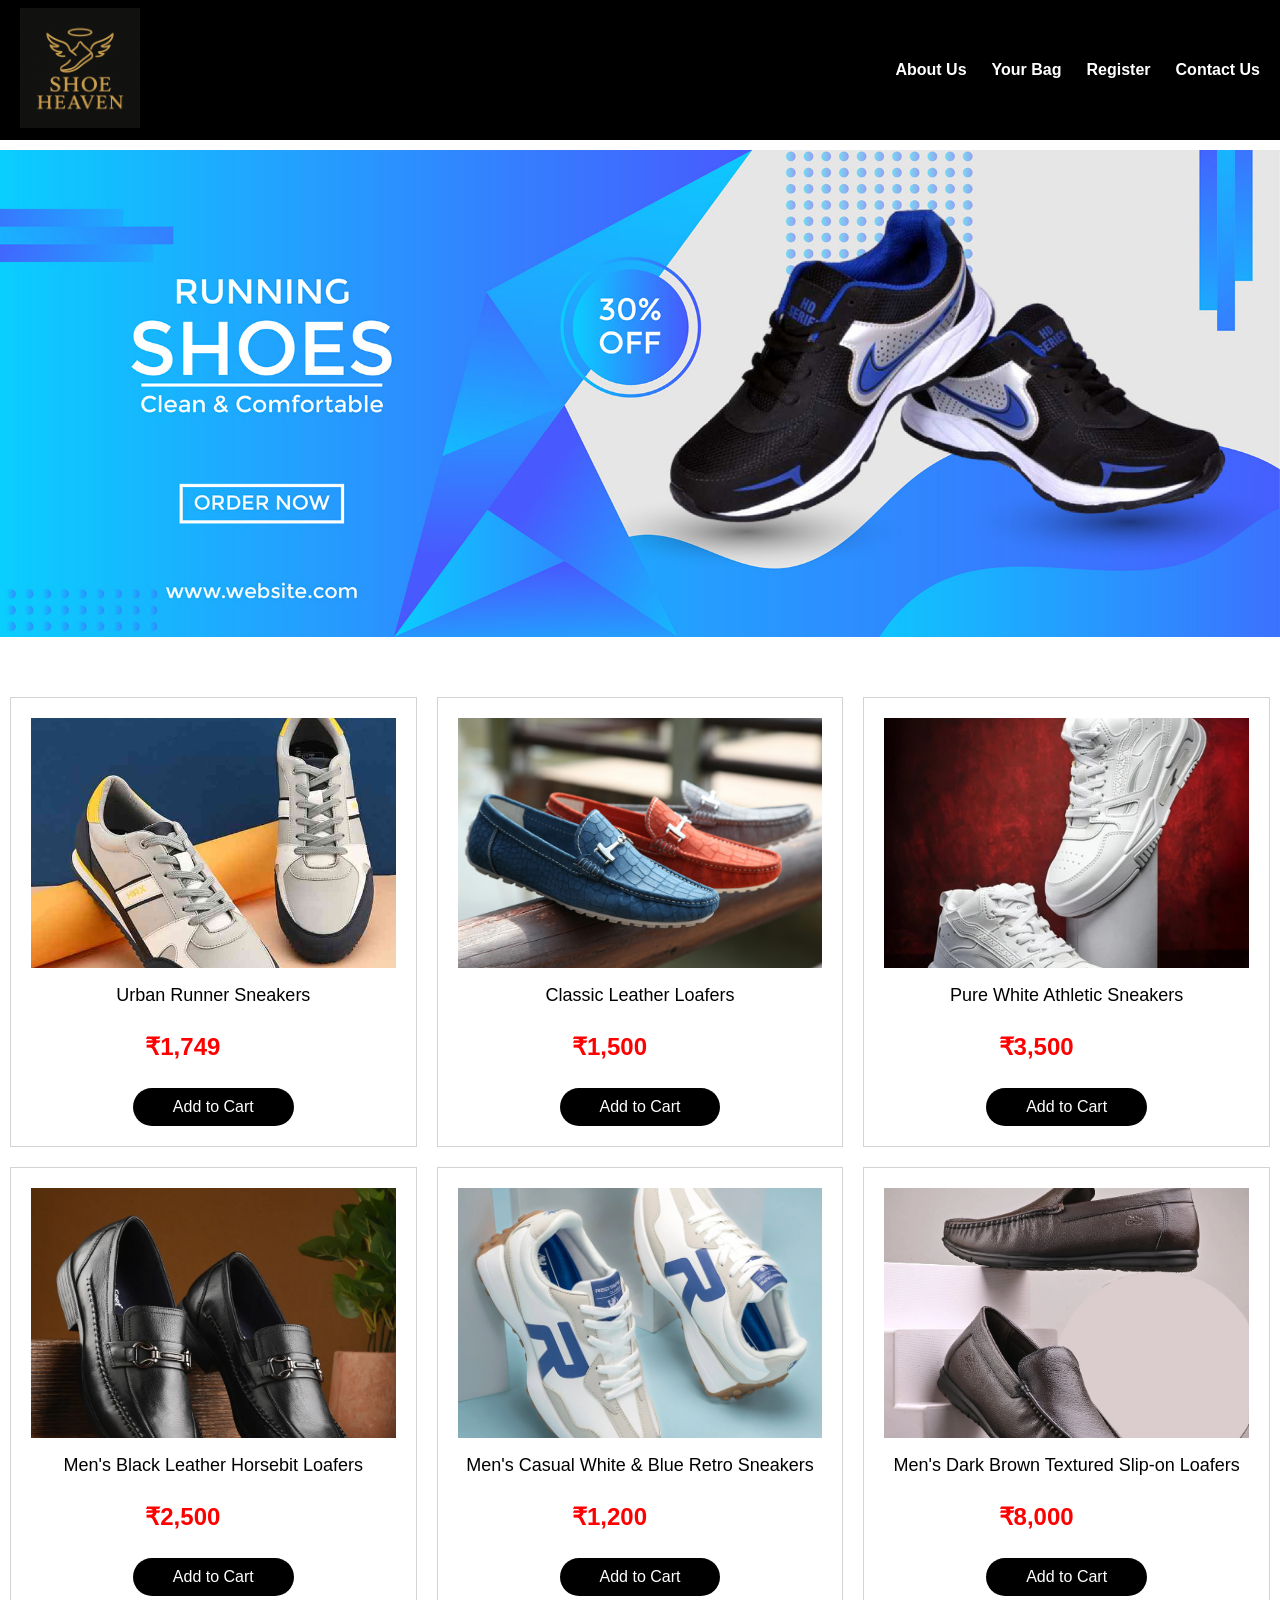
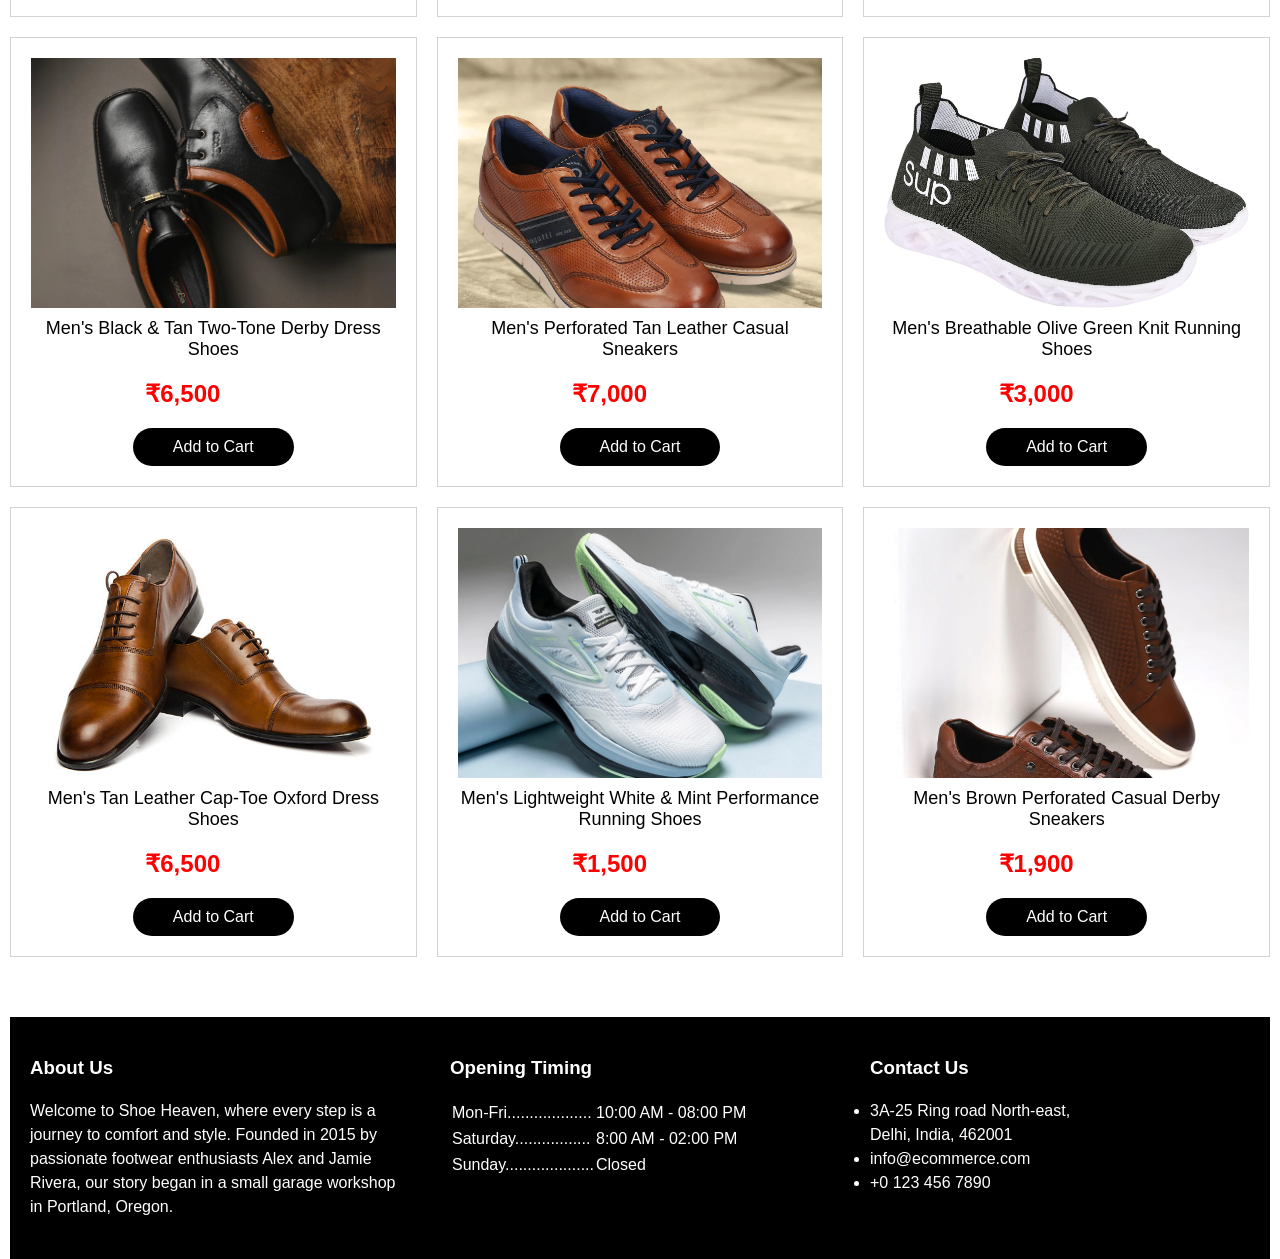
<file: index.html>
<!----------META HTML STARTS----->
<!DOCTYPE html>
<html>
<head>
<title>Shoe Heaven</title>
<meta name="viewport" content="width=device-width" />
<link rel="stylesheet" href="styles.css">
<style>
   .pro .add-to-cart {
    background: black;
    color: white;
    padding: 10px 40px;
    display: inline-block;
    border-radius: 50px;
    margin-top: 10px;
    border: none;
    cursor: pointer;
    font-size: 16px;
    text-align: center;
    text-decoration: none;
    transition: 0.3s;
}

.pro .add-to-cart:hover {
    background: red;
}
</style>
</head>
<body>
<!----------META HTML ENDS----->

<!----------HEADER HTML STARTS----->
<header>
  <div class="container">
    <div class="header">
      <div class="logo"><img src="shoeheaven.png" alt="Shoe Heaven Logo"/></div>
      <div class="menu">
        <a href="#menu" class="openicon">☰</a>
        <nav id="menu">
          <a href="#" class="closeicon">✕</a>
          <ul>
            <li><a href="about.html">About Us</a></li>
            <li><a href="cart.html">Your Bag</a></li>
            <li><a href="form.html">Register</a></li>
            <li><a href="contact.html">Contact Us</a></li>
          </ul>
        </nav>
      </div>
    </div>
  </div>
</header>

<!----------HEADER HTML ENDS----->


<!----------BANNER HTML STARTS----->

 <div class="banner">
  	<img src="banner.jpg" class="w-100">
 </div>

<!----------BANNER HTML ENDS----->

<!----------PRODUCT HTML STARTS----->

<div class="container">
  <div class="product">
    
    <div class="pro">
      <img src="s1.jpg" class="w-100">
      <p>Urban Runner Sneakers</p>
      <p><b>₹1,749</b> <strike>₹1,749</strike> </p>
      <button class="add-to-cart" data-name="Urban Runner Sneakers" data-price="1749">Add to Cart</button>
    </div>
    
    <div class="pro">
      <img src="s2.jpg" class="w-100">
      <p>Classic Leather Loafers</p>
      <p><b>₹1,500</b> <strike>₹1,500</strike> </p>
      <button class="add-to-cart" data-name="Classic Leather Loafers" data-price="1500">Add to Cart</button>
    </div>
    
    <div class="pro">
      <img src="s3.webp" class="w-100">
      <p>Pure White Athletic Sneakers</p>
      <p><b>₹3,500</b> <strike>₹3,500</strike> </p>
      <button class="add-to-cart" data-name="Pure White Athletic Sneakers" data-price="3500">Add to Cart</button>
    </div>
    
    <div class="pro">
      <img src="s4.webp" class="w-100">
      <p>Men's Black Leather Horsebit Loafers</p>
      <p><b>₹2,500</b> <strike>₹2,500</strike> </p>
      <button class="add-to-cart" data-name="Men's Black Leather Horsebit Loafers" data-price="2500">Add to Cart</button>
    </div>
    
    <div class="pro">
      <img src="s5.webp" class="w-100">
      <p>Men's Casual White & Blue Retro Sneakers</p>
      <p><b>₹1,200</b> <strike>₹1,200</strike> </p>
      <button class="add-to-cart" data-name="Men's Casual White & Blue Retro Sneakers" data-price="1200">Add to Cart</button>
    </div>
    
    <div class="pro">
      <img src="s6.webp" class="w-100">
      <p>Men's Dark Brown Textured Slip-on Loafers</p>
      <p><b>₹8,000</b> <strike>₹8,000</strike> </p>
      <button class="add-to-cart" data-name="Men's Dark Brown Textured Slip-on Loafers" data-price="8000">Add to Cart</button>
    </div>
    
    <div class="pro">
      <img src="s7.webp" class="w-100">
      <p>Men's Black & Tan Two-Tone Derby Dress Shoes</p>
      <p><b>₹6,500</b> <strike>₹6,500</strike> </p>
      <button class="add-to-cart" data-name="Men's Black & Tan Two-Tone Derby Dress Shoes" data-price="6500">Add to Cart</button>
    </div>
    
    <div class="pro">
      <img src="s8.webp" class="w-100">
      <p>Men's Perforated Tan Leather Casual Sneakers</p>
      <p><b>₹7,000</b> <strike>₹7,000</strike> </p>
      <button class="add-to-cart" data-name="Men's Perforated Tan Leather Casual Sneakers" data-price="7000">Add to Cart</button>
    </div>
    
    <div class="pro">
      <img src="s9.jpg" class="w-100">
      <p>Men's Breathable Olive Green Knit Running Shoes</p>
      <p><b>₹3,000</b> <strike>₹3,000</strike> </p>
      <button class="add-to-cart" data-name="Men's Breathable Olive Green Knit Running Shoes" data-price="3000">Add to Cart</button>
    </div>
    
    <div class="pro">
      <img src="s10.jpg" class="w-100">
      <p>Men's Tan Leather Cap-Toe Oxford Dress Shoes</p>
      <p><b>₹6,500</b> <strike>₹6,500</strike> </p>
      <button class="add-to-cart" data-name="Men's Tan Leather Cap-Toe Oxford Dress Shoes" data-price="6500">Add to Cart</button>
    </div>
    
    <div class="pro">
      <img src="s11.webp" class="w-100">
      <p>Men's Lightweight White & Mint Performance Running Shoes</p>
      <p><b>₹1,500</b> <strike>₹1,500</strike> </p>
      <button class="add-to-cart" data-name=">Men's Lightweight White & Mint Performance Running Shoes" data-price="1500">Add to Cart</button>
    </div>
    
    <div class="pro">
      <img src="s12.webp" class="w-100">
      <p>Men's Brown Perforated Casual Derby Sneakers</p>
      <p><b>₹1,900</b> <strike>₹1,900</strike> </p>
      <button class="add-to-cart" data-name="Men's Brown Perforated Casual Derby Sneakers" data-price="1900">Add to Cart</button>
    </div>
    
  </div>

<!----------PRODUCT HTML ENDS----->


<!----------FOOTER HTML STARTS----->

<footer>
  <div class="container">
    <div class="foot">
      <div class="column">
        <h3>About Us</h3>
        <p>Welcome to Shoe Heaven, where every step is a journey to comfort and style. Founded in 2015 by passionate footwear enthusiasts Alex and Jamie Rivera, our story began in a small garage workshop in Portland, Oregon. </p>
      </div>
      <div class="column">
        <h3>Opening Timing</h3>
        <table>
          <tr>
            <td>Mon-Fri...................</td>
            <td>10:00 AM - 08:00 PM</td>
          </tr>
          <tr>
            <td>Saturday.................</td>
            <td>8:00 AM - 02:00 PM</td>
          </tr>
          <tr>
            <td>Sunday....................</td>
            <td>Closed</td>
          </tr>
        </table>
      </div>
      <div class="column">
        <h3>Contact Us</h3>
        <ul class="contactus">
          <li>3A-25 Ring road North-east, <br>
            Delhi, India, 462001</li>
          <li>info@ecommerce.com</li>
          <li>+0 123 456 7890</li>
        </ul>
      </div>
    </div>
  </div>
</footer>

<!----------FOOTER HTML ENDS----->

<script>
let cart = JSON.parse(localStorage.getItem('cart')) || [];

document.querySelectorAll('.add-to-cart').forEach(btn => {
  btn.addEventListener('click', () => {
    let name = btn.getAttribute('data-name');
    let price = parseFloat(btn.getAttribute('data-price'));
    
    // Check if product already in cart
    let existing = cart.find(item => item.name === name);
    if (existing) {
      existing.qty += 1;
    } else {
      cart.push({name: name, price: price, qty: 1});
    }

    localStorage.setItem('cart', JSON.stringify(cart));
    alert(name + " added to cart!");
    window.location.href = "cart.html";
  });
});
</script>

</body>
</html>
</file>
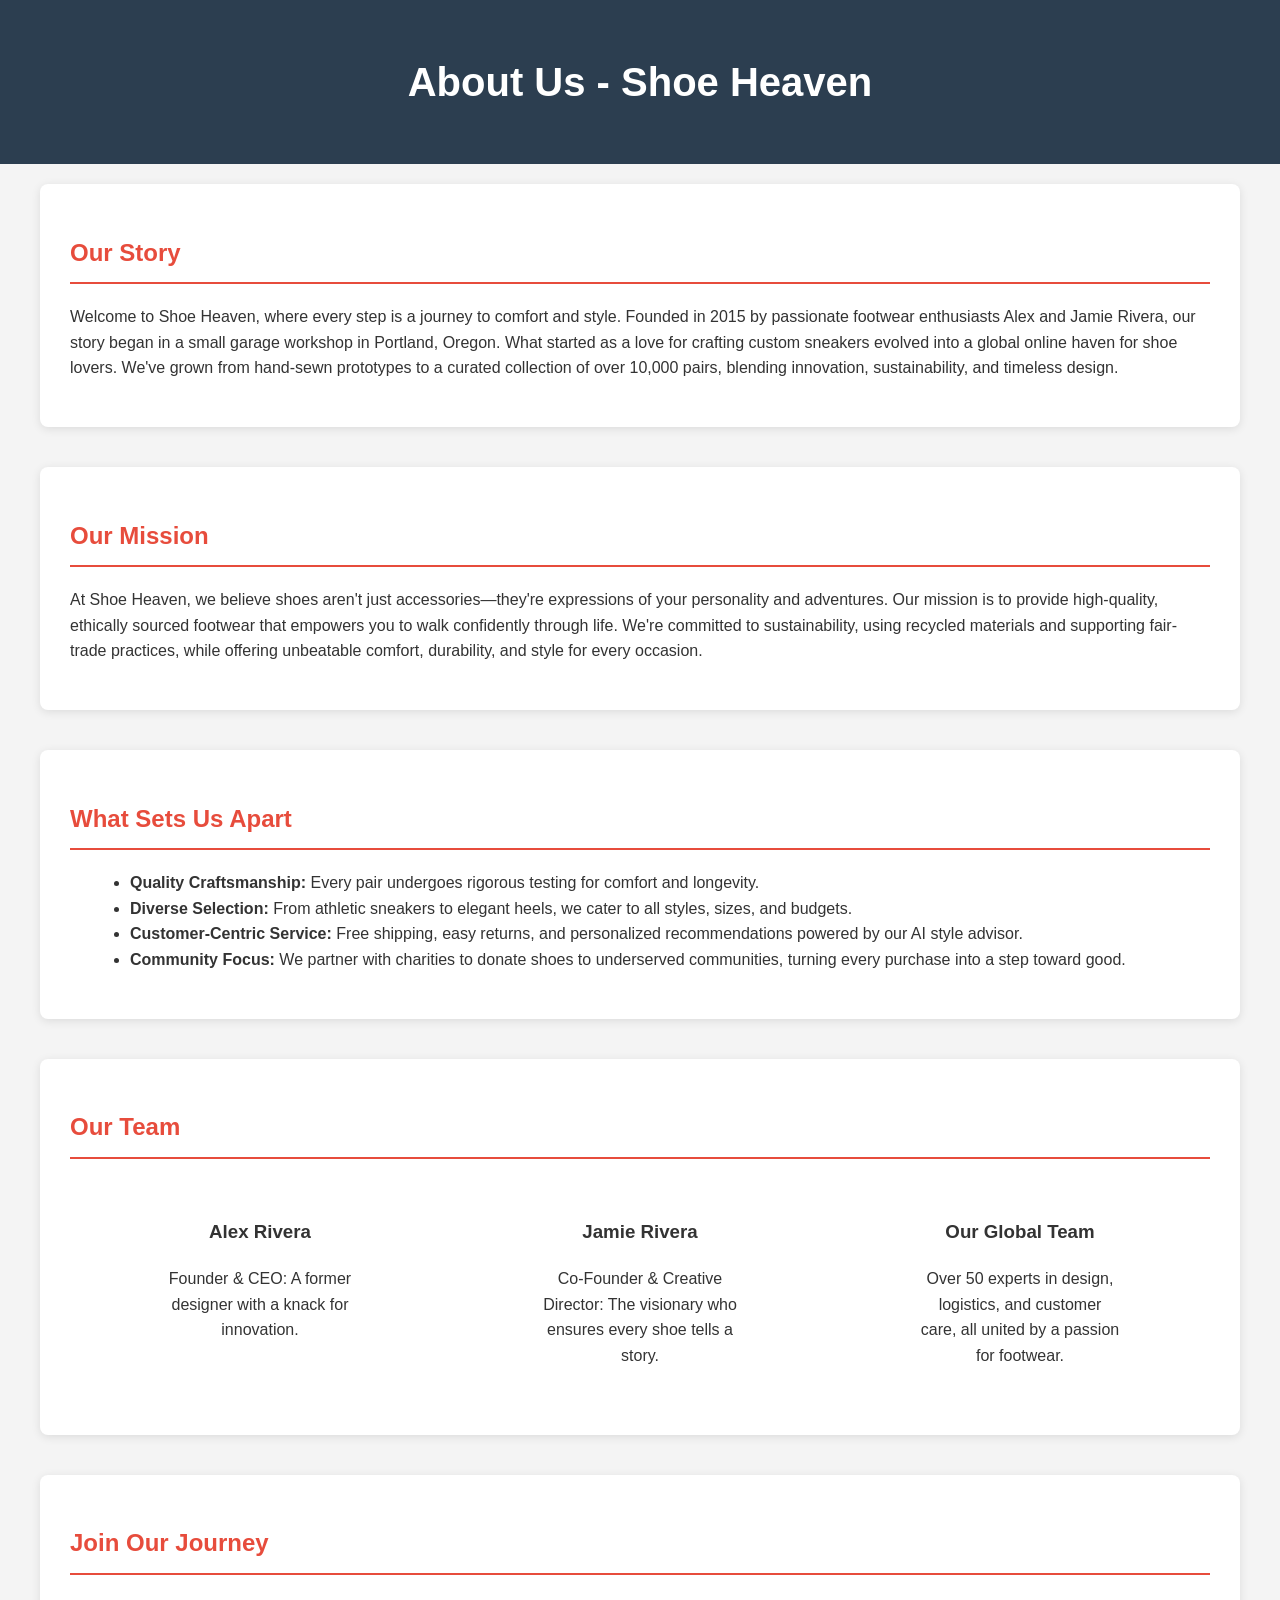
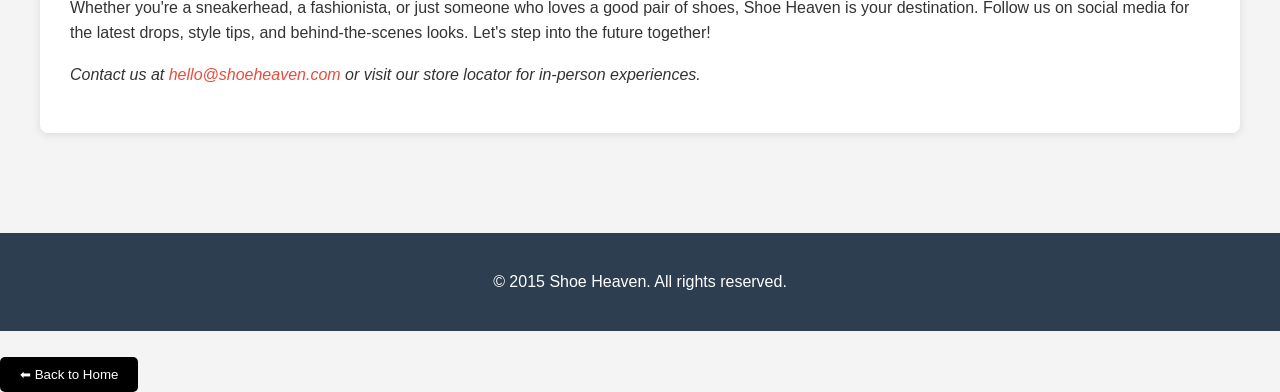
<file: about.html>
<!DOCTYPE html>
<html lang="en">
<head>
    <meta charset="UTF-8">
    <meta name="viewport" content="width=device-width, initial-scale=1.0">
    <title>About Us - Shoe Heaven</title>
    <style>
        body {
            font-family: 'Arial', sans-serif;
            margin: 0;
            padding: 0;
            background-color: #f4f4f4;
            color: #333;
            line-height: 1.6;
        }
        header {
            background-color: #2c3e50;
            color: #fff;
            text-align: center;
            padding: 50px 20px;
        }
        header h1 {
            margin: 0;
            font-size: 2.5em;
        }
        .container {
            max-width: 1200px;
            margin: 0 auto;
            padding: 20px;
        }
        section {
            margin-bottom: 40px;
            background-color: #fff;
            padding: 30px;
            border-radius: 8px;
            box-shadow: 0 2px 10px rgba(0,0,0,0.1);
        }
        h2 {
            color: #e74c3c;
            border-bottom: 2px solid #e74c3c;
            padding-bottom: 10px;
        }
        ul {
            list-style-type: disc;
            margin-left: 20px;
        }
        .team {
            display: flex;
            flex-wrap: wrap;
            justify-content: space-around;
        }
        .team-member {
            text-align: center;
            margin: 20px;
            max-width: 200px;
        }
        footer {
            background-color: #2c3e50;
            color: #fff;
            text-align: center;
            padding: 20px;
            margin-top: 40px;
        }
        a {
            color: #e74c3c;
            text-decoration: none;
        }
        a:hover {
            text-decoration: underline;
        }
        @media (max-width: 768px) {
            header h1 {
                font-size: 2em;
            }
            .container {
                padding: 10px;
            }
            section {
                padding: 20px;
            }
        }
    </style>
</head>
<body>
    <header>
        <h1>About Us - Shoe Heaven</h1>
    </header>
    <div class="container">
        <section id="story">
            <h2>Our Story</h2>
            <p>Welcome to Shoe Heaven, where every step is a journey to comfort and style. Founded in 2015 by passionate footwear enthusiasts Alex and Jamie Rivera, our story began in a small garage workshop in Portland, Oregon. What started as a love for crafting custom sneakers evolved into a global online haven for shoe lovers. We've grown from hand-sewn prototypes to a curated collection of over 10,000 pairs, blending innovation, sustainability, and timeless design.</p>
        </section>
        
        <section id="mission">
            <h2>Our Mission</h2>
            <p>At Shoe Heaven, we believe shoes aren't just accessories—they're expressions of your personality and adventures. Our mission is to provide high-quality, ethically sourced footwear that empowers you to walk confidently through life. We're committed to sustainability, using recycled materials and supporting fair-trade practices, while offering unbeatable comfort, durability, and style for every occasion.</p>
        </section>
        
        <section id="sets-apart">
            <h2>What Sets Us Apart</h2>
            <ul>
                <li><strong>Quality Craftsmanship:</strong> Every pair undergoes rigorous testing for comfort and longevity.</li>
                <li><strong>Diverse Selection:</strong> From athletic sneakers to elegant heels, we cater to all styles, sizes, and budgets.</li>
                <li><strong>Customer-Centric Service:</strong> Free shipping, easy returns, and personalized recommendations powered by our AI style advisor.</li>
                <li><strong>Community Focus:</strong> We partner with charities to donate shoes to underserved communities, turning every purchase into a step toward good.</li>
            </ul>
        </section>
        
        <section id="team">
            <h2>Our Team</h2>
            <div class="team">
                <div class="team-member">
                    <h3>Alex Rivera</h3>
                    <p>Founder & CEO: A former designer with a knack for innovation.</p>
                </div>
                <div class="team-member">
                    <h3>Jamie Rivera</h3>
                    <p>Co-Founder & Creative Director: The visionary who ensures every shoe tells a story.</p>
                </div>
                <div class="team-member">
                    <h3>Our Global Team</h3>
                    <p>Over 50 experts in design, logistics, and customer care, all united by a passion for footwear.</p>
                </div>
            </div>
        </section>
        
        <section id="journey">
            <h2>Join Our Journey</h2>
            <p>Whether you're a sneakerhead, a fashionista, or just someone who loves a good pair of shoes, Shoe Heaven is your destination. Follow us on social media for the latest drops, style tips, and behind-the-scenes looks. Let's step into the future together!</p>
            <p><em>Contact us at <a href="mailto:hello@shoeheaven.com">hello@shoeheaven.com</a> or visit our store locator for in-person experiences.</em></p>
        </section>
    </div>
    <footer>
        <p>&copy; 2015 Shoe Heaven. All rights reserved.</p>
    </footer>

<br>
<button onclick="window.location.href='index.html'" 
style="margin-top:0px; padding:10px 20px; background-color:black; color:white; border:none; border-radius:5px; cursor:pointer;"> ⬅ Back to Home </button>

</body>
</html>
</file>
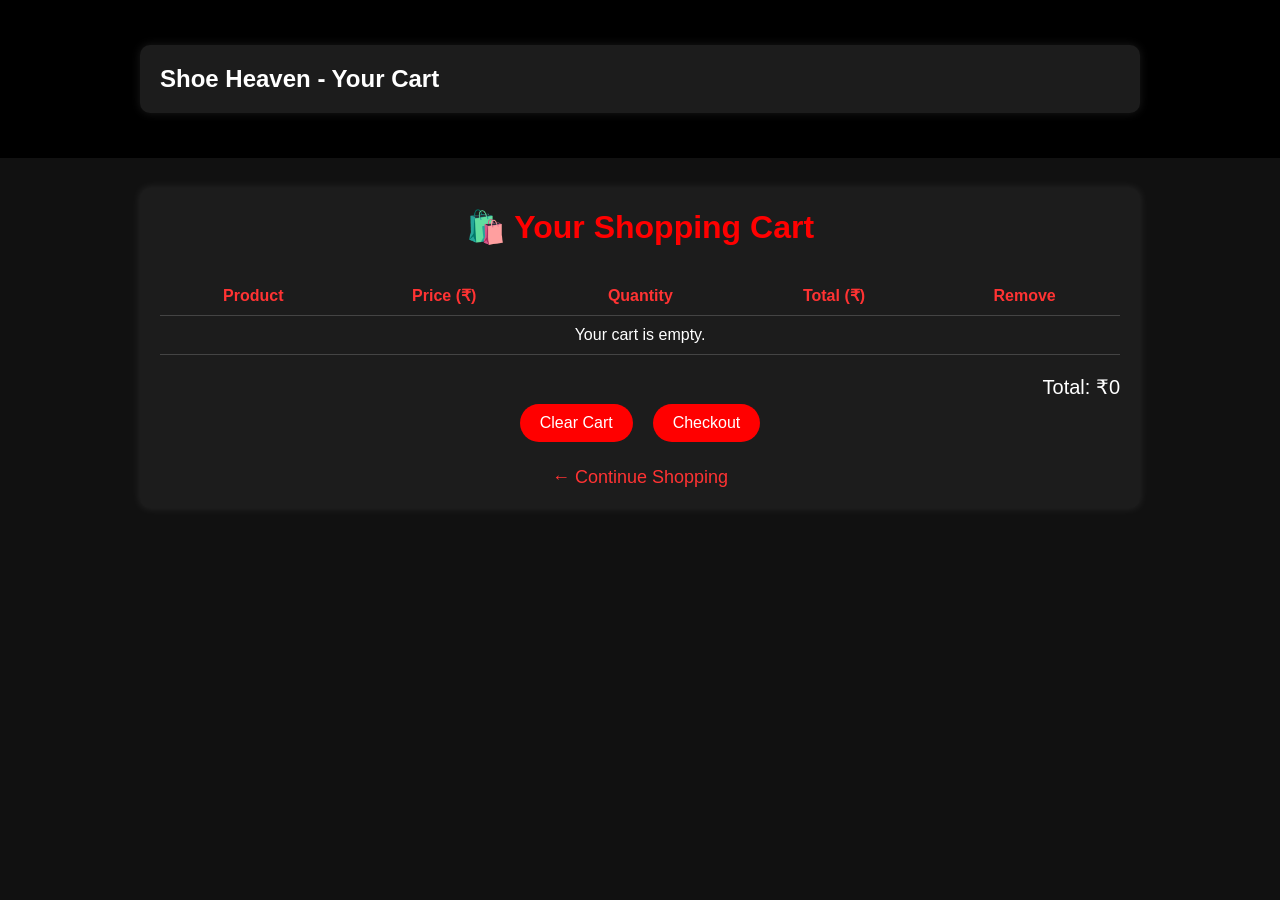
<file: cart.html>
<!DOCTYPE html>
<html>
<head>
  <title>Your Cart - Shoe Heaven</title>
  <meta name="viewport" content="width=device-width" />
  <link rel="stylesheet" href="styles.css">
  <style>
    body {
      font-family: Arial, sans-serif;
      background: #111;
      color: white;
      margin: 0;
      padding: 0;
    }

    header {
      background: #000;
      padding: 15px 0;
    }

    .container {
      width: 90%;
      max-width: 1000px;
      margin: 30px auto;
      background: #1c1c1c;
      padding: 20px;
      border-radius: 10px;
      box-shadow: 0 0 10px rgba(255,255,255,0.1);
    }

    h1 {
      text-align: center;
      margin-bottom: 30px;
      color: red;
    }

    table {
      width: 100%;
      border-collapse: collapse;
      margin-bottom: 20px;
    }

    th, td {
      border-bottom: 1px solid #444;
      padding: 10px;
      text-align: center;
    }

    th {
      color: #ff3333;
    }

    .total {
      text-align: right;
      font-size: 20px;
      margin-top: 10px;
    }

    .btn {
      background: red;
      color: white;
      border: none;
      padding: 10px 20px;
      border-radius: 50px;
      cursor: pointer;
      font-size: 16px;
      transition: 0.3s;
      margin: 5px;
    }

    .btn:hover {
      background: darkred;
    }

    .actions {
      display: flex;
      justify-content: center;
      gap: 10px;
    }

    a.back-home {
      color: #ff3333;
      text-decoration: none;
      display: block;
      text-align: center;
      margin-top: 20px;
      font-size: 18px;
    }
  </style>
</head>
<body>

<header>
  <div class="container">
    <h2>Shoe Heaven - Your Cart</h2>
  </div>
</header>

<div class="container">
  <h1>🛍️ Your Shopping Cart</h1>
  <table id="cart-table">
    <thead>
      <tr>
        <th>Product</th>
        <th>Price (₹)</th>
        <th>Quantity</th>
        <th>Total (₹)</th>
        <th>Remove</th>
      </tr>
    </thead>
    <tbody></tbody>
  </table>

  <div class="total" id="cart-total">Total: ₹0</div>

  <div class="actions">
    <button class="btn" id="clear-cart">Clear Cart</button>
    <button class="btn" id="checkout">Checkout</button>
  </div>

  <a href="index.html" class="back-home">← Continue Shopping</a>
</div>

<script>
let cart = JSON.parse(localStorage.getItem('cart')) || [];
const tableBody = document.querySelector('#cart-table tbody');
const totalDisplay = document.getElementById('cart-total');

function renderCart() {
  tableBody.innerHTML = '';
  let total = 0;

  if (cart.length === 0) {
    tableBody.innerHTML = '<tr><td colspan="5">Your cart is empty.</td></tr>';
    totalDisplay.textContent = 'Total: ₹0';
    return;
  }

  cart.forEach((item, index) => {
    let itemTotal = item.price * item.qty;
    total += itemTotal;

    let row = document.createElement('tr');
    row.innerHTML = `
      <td>${item.name}</td>
      <td>${item.price}</td>
      <td>${item.qty}</td>
      <td>${itemTotal}</td>
      <td><button class="btn" onclick="removeItem(${index})">X</button></td>
    `;
    tableBody.appendChild(row);
  });

  totalDisplay.textContent = 'Total: ₹' + total;
}

function removeItem(index) {
  cart.splice(index, 1);
  localStorage.setItem('cart', JSON.stringify(cart));
  renderCart();
}

document.getElementById('clear-cart').addEventListener('click', () => {
  if (confirm('Are you sure you want to clear your cart?')) {
    localStorage.removeItem('cart');
    cart = [];
    renderCart();
  }
});

document.getElementById('checkout').addEventListener('click', () => {
  if (cart.length === 0) {
    alert('Your cart is empty!');
  } else {
    alert('Proceeding to checkout!');
    // You can redirect to a checkout.html page later
  }
});

renderCart();
</script>

</body>
</html>
</file>
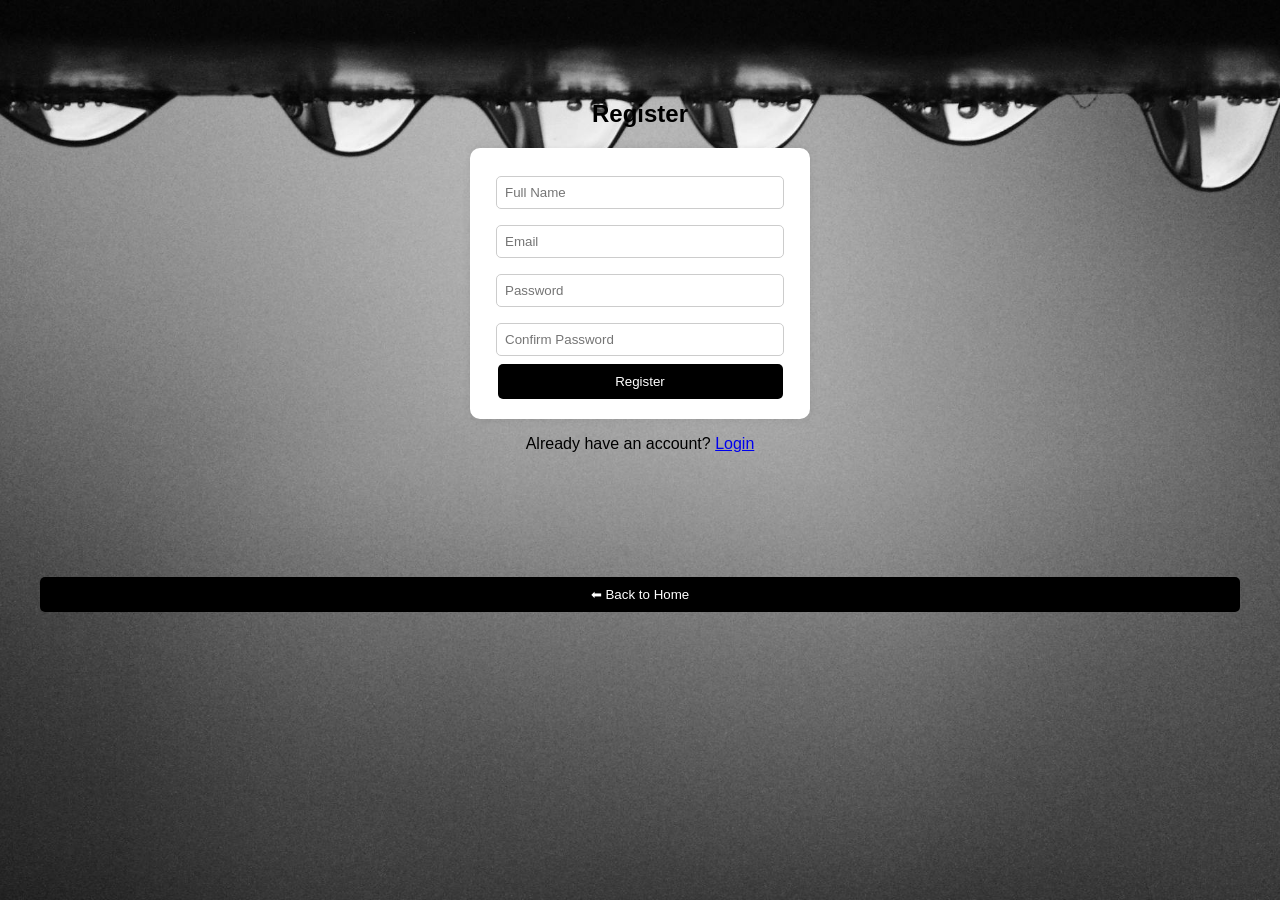
<file: form.html>
<!DOCTYPE html>
<html>
<head>
  <title>Register | Shoe Website</title>
  <style>
    body {
      font-family: Arial, sans-serif;
      background: url('register.jpg') no-repeat center center fixed;
      background-size: cover;
      text-align: center;
      margin-top: 100px;
    }
    form {
      background-color: white;
      padding: 20px;
      border-radius: 10px;
      display: inline-block;
      width: 300px;
      box-shadow: 0px 0px 10px rgba(0,0,0,0.1);
    }
    input {
      width: 90%;
      padding: 8px;
      margin: 8px 0;
      border: 1px solid #ccc;
      border-radius: 5px;
    }
    button {
      width: 95%;
      padding: 10px;
      background-color: black;
      color: white;
      border: none;
      border-radius: 5px;
      cursor: pointer;
    }
    button:hover {
      background-color: #333;
    }
  </style>
</head>
<body>

  <h2>Register</h2>

  <form id="registerForm" onsubmit="registerUser(event)">
    <input type="text" id="name" placeholder="Full Name" required><br>
    <input type="email" id="email" placeholder="Email" required><br>
    <input type="password" id="password" placeholder="Password" required><br>
    <input type="password" id="confirm" placeholder="Confirm Password" required><br>
    <button type="submit">Register</button>
  </form>

  <p>Already have an account? <a href="login.html">Login</a></p>
  
  <script>
     function registerUser(event) {
        event.preventDefault();

        let name = document.getElementById("name").value;
        let email = document.getElementById("email").value;
        let password = document.getElementById("password").value;
        let confirm = document.getElementById("confirm").value;

        if (password !== confirm) {
           alert("Passwords do not match!");
           return;
        }

        if (password.length < 6) {
          alert("Password must be at least 6 characters long.");
          return;
        }
        
        // Save data
        localStorage.setItem("email", email);
        localStorage.setItem("password", password);
        localStorage.setItem("name", name);

        alert("✅ Registered successfully! You can now login.");
        document.getElementById("registerForm").reset();
     }
  </script>

<br>
<button onclick="window.location.href='index.html'" style="margin-top:90px; padding:10px 20px; background-color:black; color:white; border:none; border-radius:5px; cursor:pointer;"> ⬅ Back to Home </button>

</body>
</html>
</file>
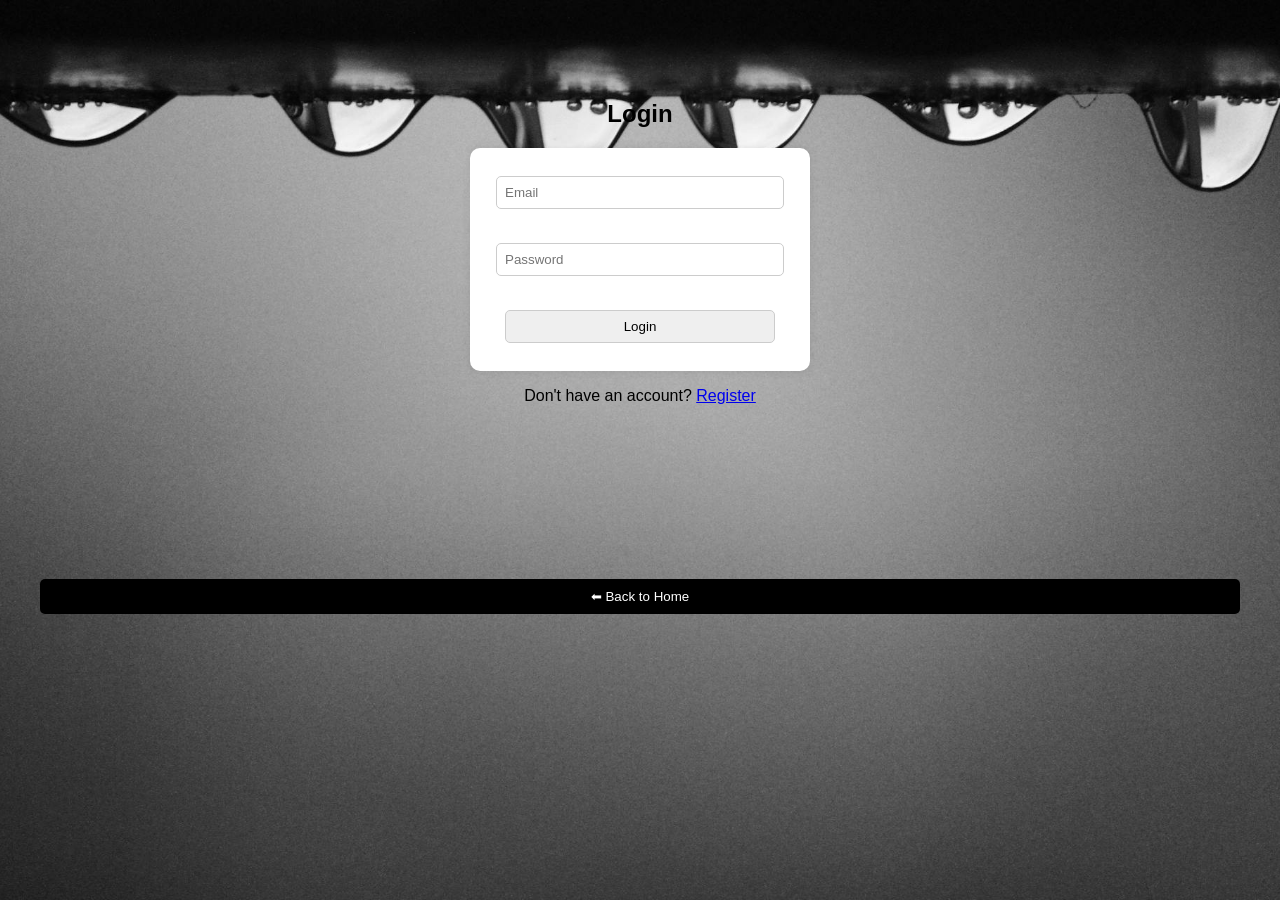
<file: login.html>
<!DOCTYPE html>
<html>
<head>
  <title>Login Page</title>
   <style>
    body {
      font-family: Arial, sans-serif;
      background: url('register.jpg') no-repeat center center fixed;
      background-size: cover;
      text-align: center;
      margin-top: 100px;
    }
    form {
      background-color: white;
      padding: 20px;
      border-radius: 10px;
      display: inline-block;
      width: 300px;
      box-shadow: 0px 0px 10px rgba(0,0,0,0.1);
    }
    input {
      width: 90%;
      padding: 8px;
      margin: 8px 0;
      border: 1px solid #ccc;
      border-radius: 5px;
    }
    button {
      width: 95%;
      padding: 10px;
      background-color: black;
      color: white;
      border: none;
      border-radius: 5px;
      cursor: pointer;
    }
    button:hover {
      background-color: #333;
    }
  </style>
</head>
<body>

<h2>Login</h2>

<form onsubmit="loginUser(event)">
  <input type="email" id="email" placeholder="Email" required><br><br>
  <input type="password" id="password" placeholder="Password" required><br><br>
  <input type="submit" value="Login">
</form>

<p>Don't have an account? <a href="form.html">Register</a></p>

<script>
function loginUser(event) {
  event.preventDefault();

  let email = document.getElementById("email").value;
  let password = document.getElementById("password").value;

  let savedEmail = localStorage.getItem("email");
  let savedPassword = localStorage.getItem("password");
  let name = localStorage.getItem("name");

  if (email === savedEmail && password === savedPassword)
  {
    alert("✅ Login successful! Welcome back, " + name + "!");
    window.location.href = "index.html";
  } 
  else {
    alert("❌ Incorrect email or password!");
  }
}
</script>

<br>
<button onclick="window.location.href='index.html'" style="margin-top:140px; padding:10px 20px; background-color:black; color:white; border:none; border-radius:5px; cursor:pointer;"> ⬅ Back to Home </button>

</body>
</html>
</file>
<file: styles.css>
/********** BASIC STYLES **********/
* {
	font-family: Arial, sans-serif;
	margin: 0;
	padding: 0;
	box-sizing: border-box;
	color: white;
}
a {
	text-decoration: none;
	color: inherit;
}
.container {
	max-width: 1800px;
	margin: 0 auto;
	padding: 0 10px;
}

/********** HEADER **********/
header {
	background: black;
}
.header {
	display: flex;
	align-items: center;
	justify-content: space-between;
	padding: 8px 10px;
}
.header img {
	width: 120px;
	height: auto;
}

/* Menu */
.menu ul {
	display: flex;
	gap: 25px;
	list-style: none;
}
.menu li {
	font-weight: bold;
}

/* Mobile Menu */
.openicon, .closeicon {
	display: none;
}
@media screen and (max-width: 480px) {
	.header img {
		width: 90px;
	}
	#menu {
		display: none;
		position: fixed;
		top: 0;
		left: 0;
		width: 80%;
		height: 100%;
		background: black;
		padding: 30px;
	}
	.openicon, .closeicon {
		display: block;
		font-size: 30px;
		position: absolute;
		right: 15px;
		top: 15px;
	}
	#menu ul {
		display: block;
		margin-top: 80px;
	}
	#menu ul li {
		margin-bottom: 25px;
	}
}

/********** SLIDER **********/
.w-100 {
	width: 100%;
}

/********** BANNER **********/
.banner {
	display: grid;
	grid-template-columns: repeat(auto-fit, minmax(350px, 1fr));
	gap: 20px;
	margin: 10px 0;
}


/********** PRODUCTS **********/
.product {
	display: grid;
	grid-template-columns: repeat(auto-fit, minmax(350px, 1fr));
	gap: 20px;
	margin: 60px 0;
}
.pro {
	border: 1px solid lightgrey;
	background: white;
	text-align: center;
	padding: 20px;
	height: 450px; /* ✅ makes all products same height */
	display: flex;
	flex-direction: column;
	justify-content: space-between; /* ensures even spacing */
	align-items: center;
	box-sizing: border-box;
}
.pro img {
	width: 100%;
	height: 250px; /* ✅ consistent image size */
	object-fit: cover; /* crops or scales nicely */
}
.pro p {
	color: black;
	font-size: 18px;
	margin: 10px 0;
}
.pro b {
	color: red;
	font-size: 24px;
}
.pro a {
	background: black;
	color: white;
	padding: 10px 40px;
	display: inline-block;
	border-radius: 50px;
	margin-top: 10px;
}

/********** FOOTER **********/
footer {
	background: black;
	padding: 40px 10px;
}
.foot {
	display: grid;
	grid-template-columns: repeat(auto-fit, minmax(320px, 1fr));
	gap: 40px;
}
.column h3 {
	margin-bottom: 20px;
}
.column p, .column li, .column td {
	color: white;
	line-height: 24px;
}
</file>
